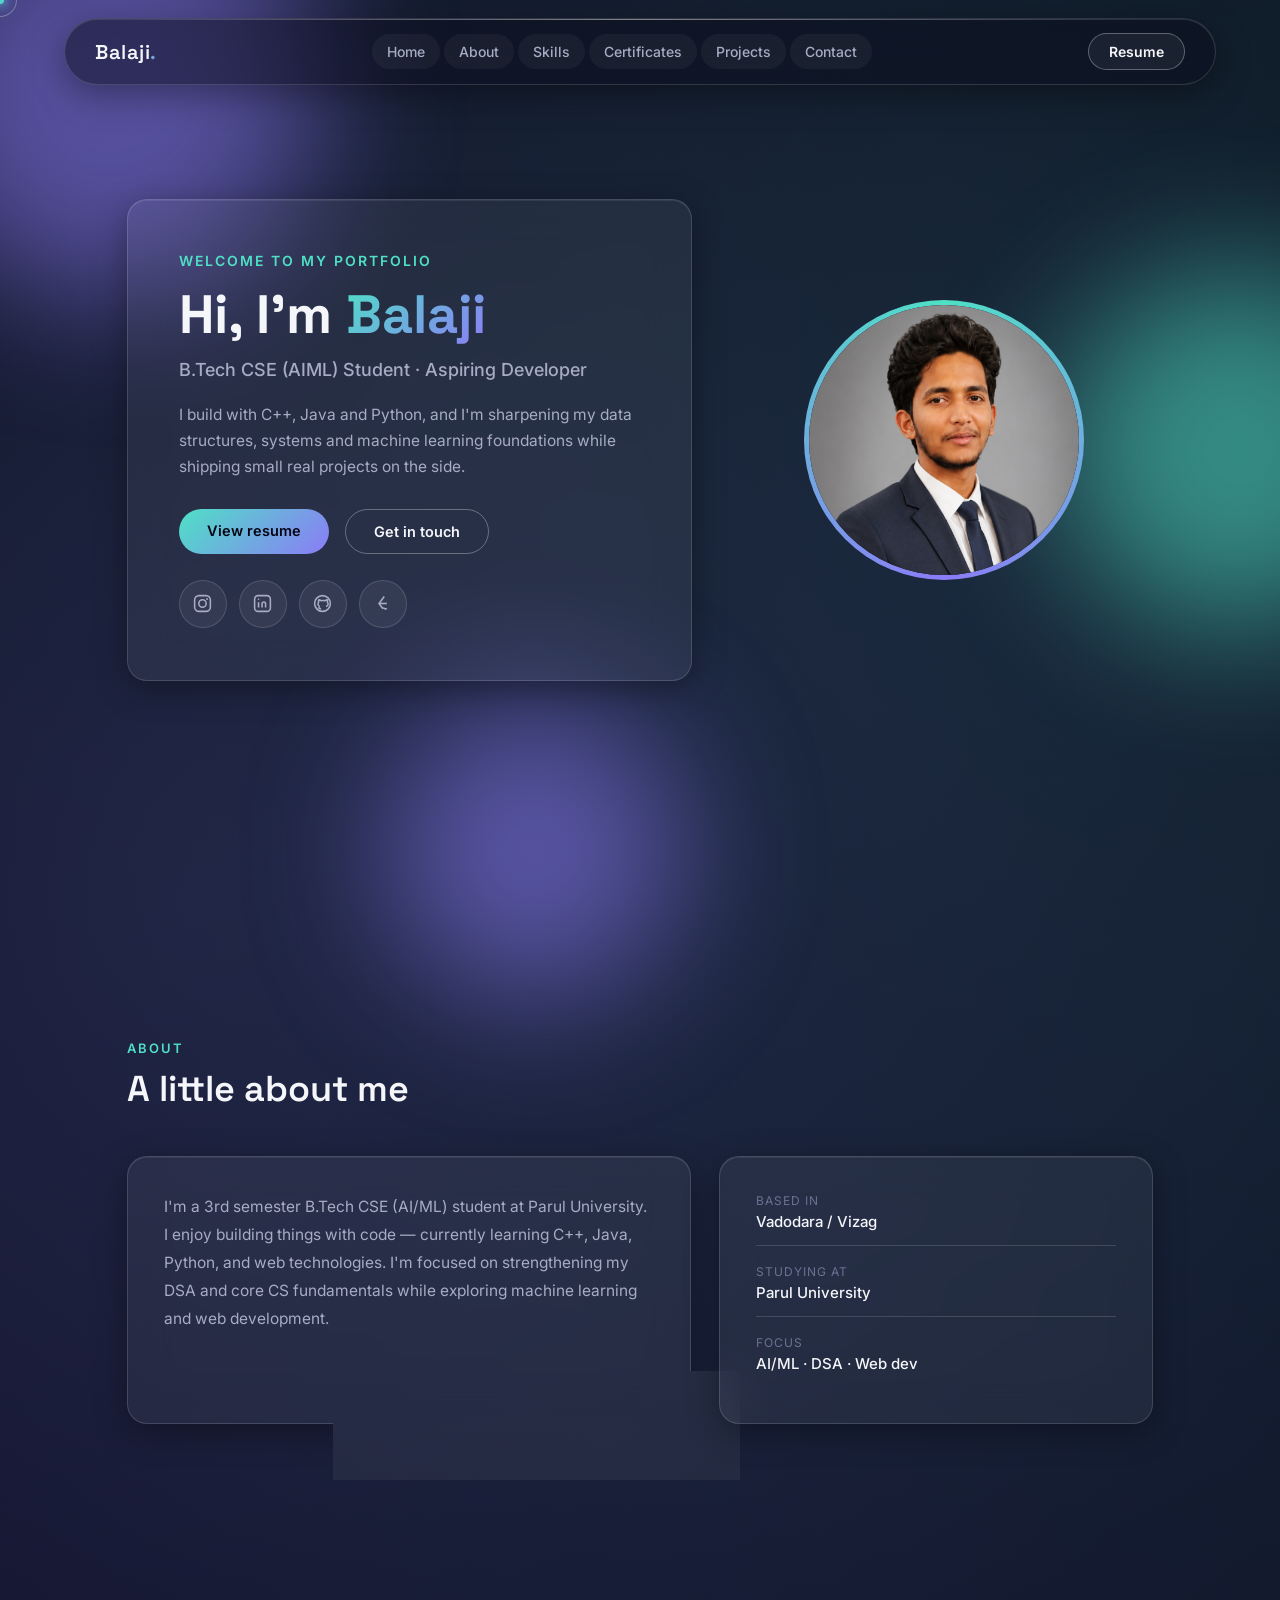
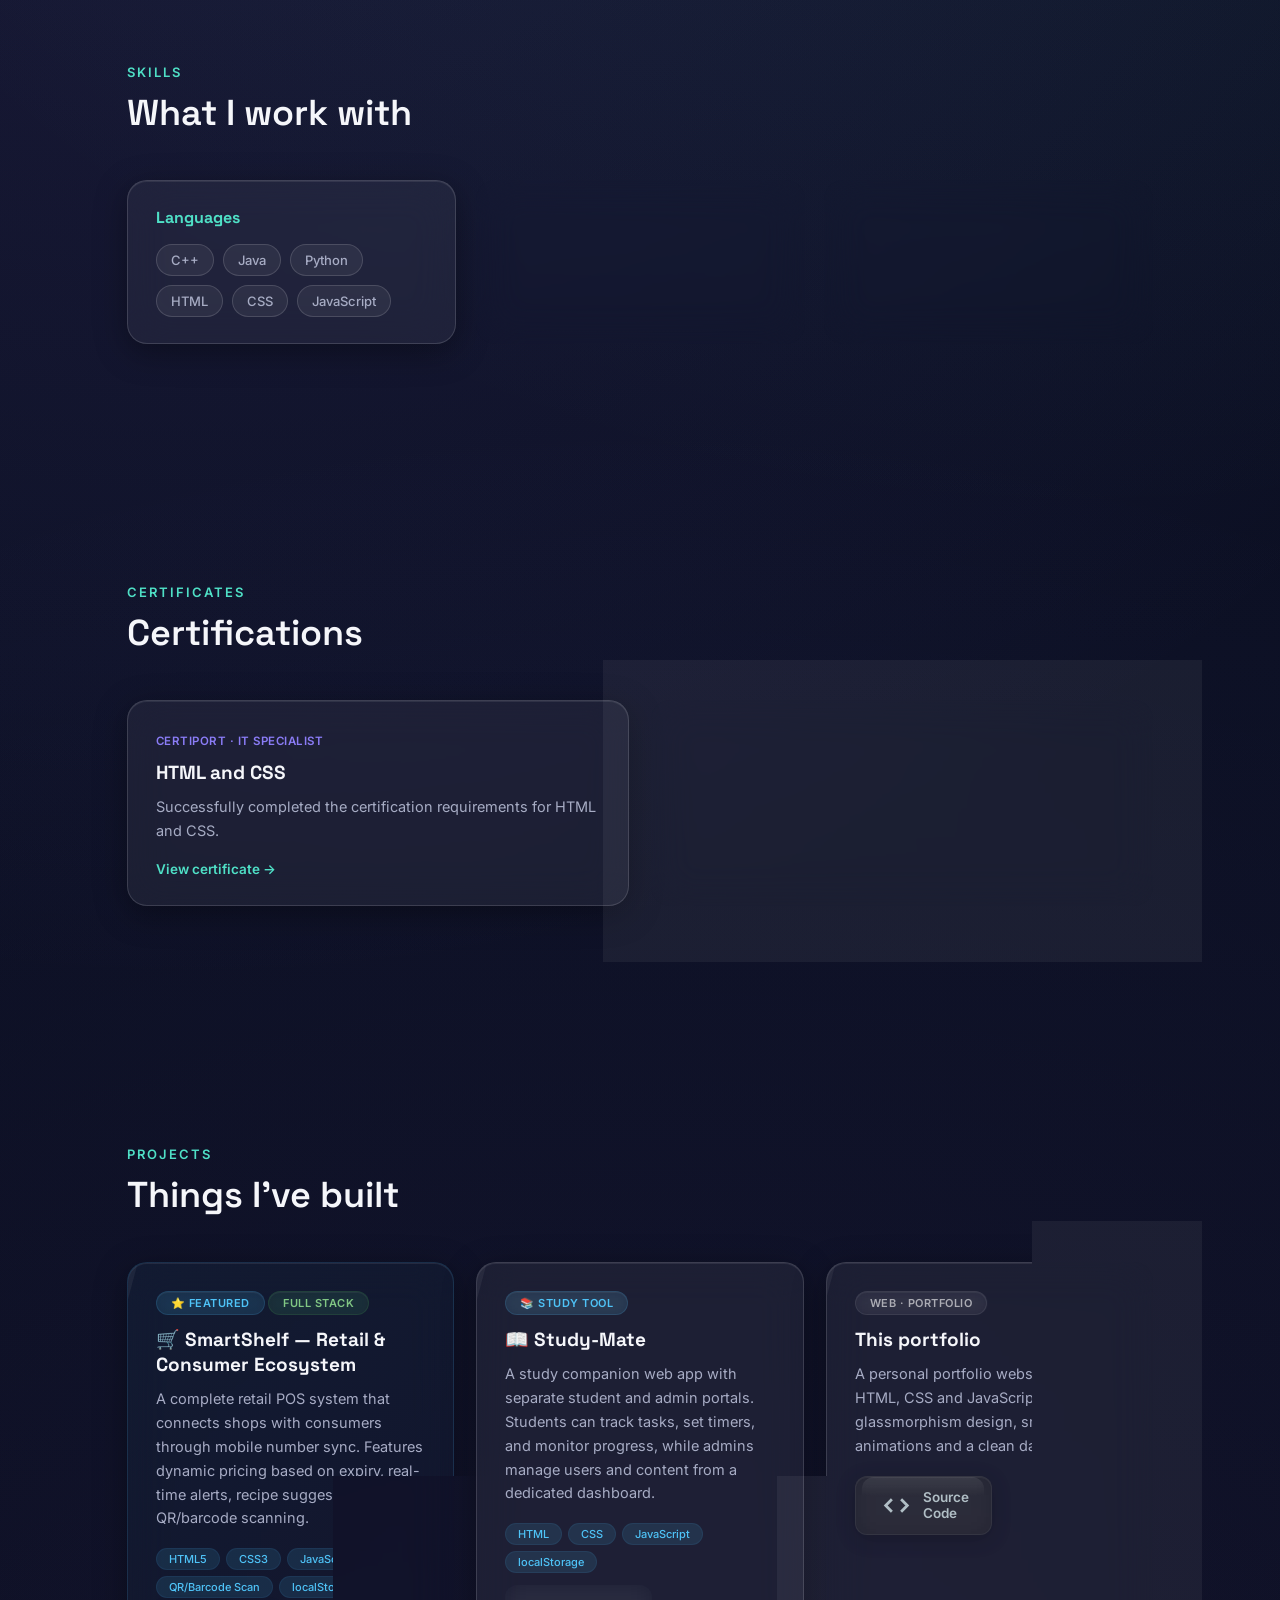
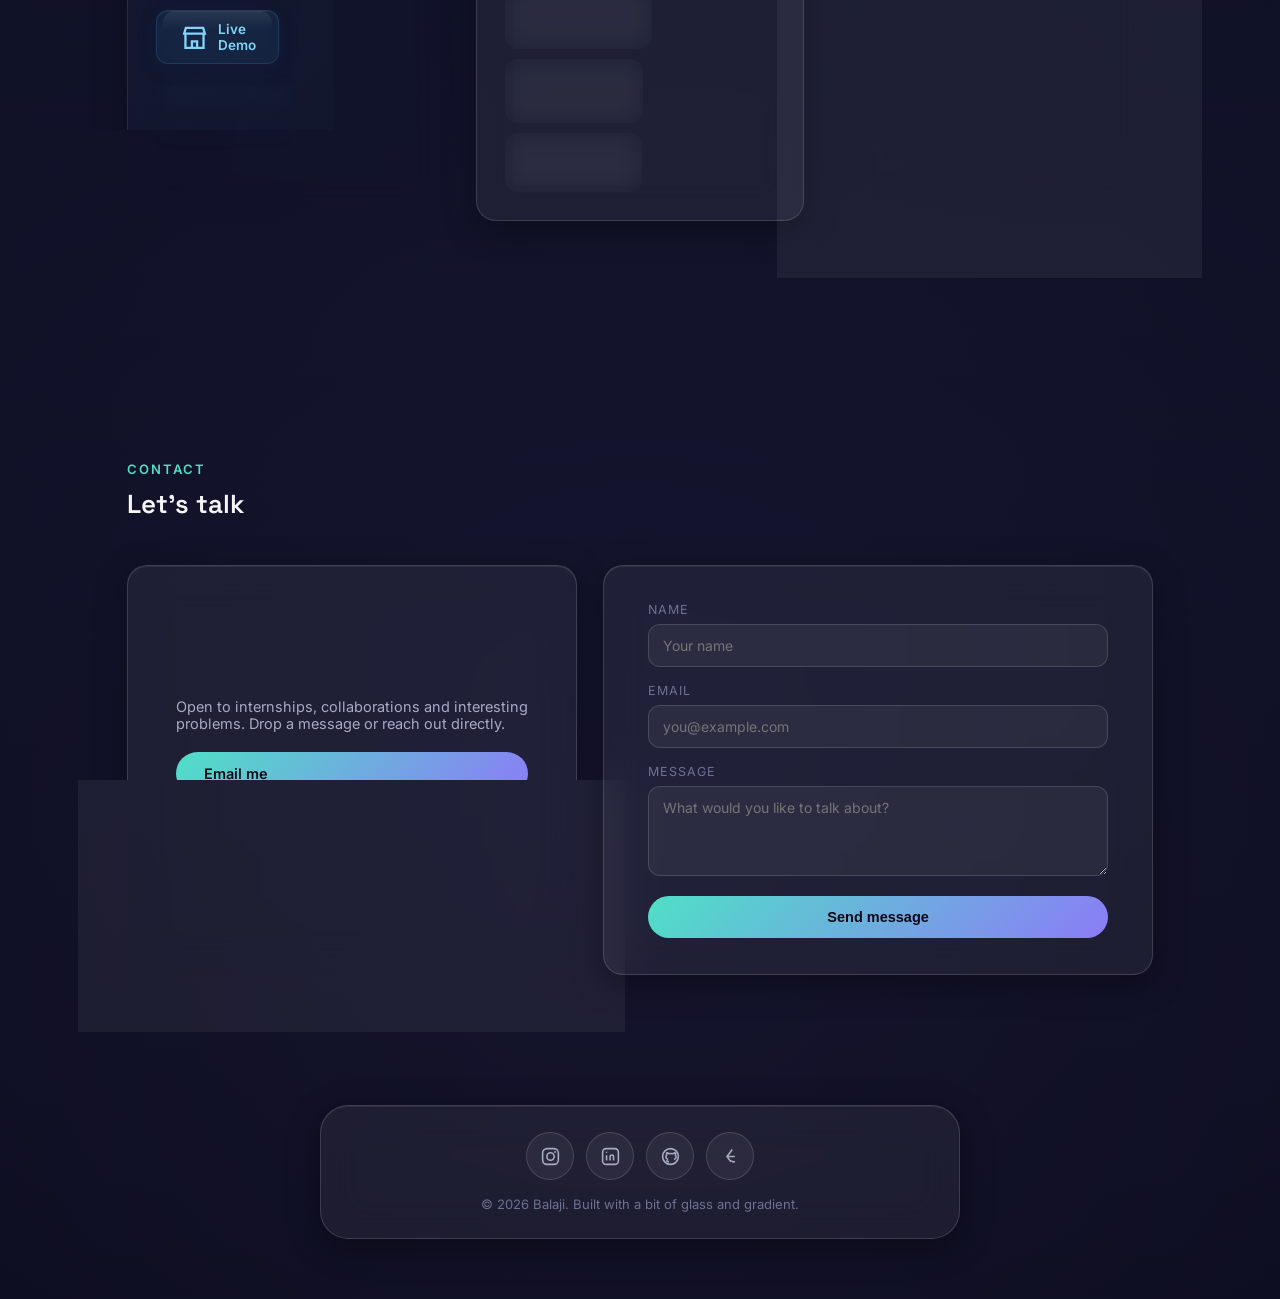
<file: index.html>
<!DOCTYPE html>
<html lang="en">
<head>
<meta charset="UTF-8">
<meta name="viewport" content="width=device-width, initial-scale=1.0">
<title>Balaji — Portfolio</title>
<link rel="preconnect" href="https://fonts.googleapis.com">
<link rel="preconnect" href="https://fonts.gstatic.com" crossorigin>
<link href="https://fonts.googleapis.com/css2?family=Space+Grotesk:wght@500;600;700&family=Inter:wght@400;500;600&display=swap" rel="stylesheet">
<link rel="stylesheet" href="style.css">
</head>
<body>

<div class="orb orb-1"></div>
<div class="orb orb-2"></div>
<div class="orb orb-3"></div>

<nav id="navbar">
  <div class="logo">Balaji<span>.</span></div>
  <ul class="nav-links">
    <li><a href="#home">Home</a></li>
    <li><a href="#about">About</a></li>
    <li><a href="#skills">Skills</a></li>
    <li><a href="#certificates">Certificates</a></li>
    <li><a href="#projects">Projects</a></li>
    <li><a href="#contact">Contact</a></li>
  </ul>
  <a href="resume.html" class="resume-btn">Resume</a>
</nav>

<!-- ==================== HERO ==================== -->
<section class="hero" id="home">
  <div class="hero-grid">

    <div class="glass reveal in-view">
      <div class="eyebrow">Welcome to my portfolio</div>
      <h1>Hi, I'm <span>Balaji</span></h1>
      <div class="role">B.Tech CSE (AIML) Student &middot; Aspiring Developer</div>
      <p class="bio">I build with C++, Java and Python, and I'm sharpening my data structures, systems and machine learning foundations while shipping small real projects on the side.</p>

      <div class="cta-row">
        <a href="resume.html" class="btn-primary">View resume</a>
        <a href="#contact" class="btn-ghost">Get in touch</a>
      </div>

      <div class="social-row">
        <a class="social-btn" href="https://www.instagram.com/_balajii.25_/" aria-label="Instagram" title="Instagram">
          <svg viewBox="0 0 24 24" fill="none" stroke="currentColor" stroke-width="1.8"><rect x="3" y="3" width="18" height="18" rx="5"/><circle cx="12" cy="12" r="4.2"/><circle cx="17.2" cy="6.8" r="1.1" fill="currentColor" stroke="none"/></svg>
        </a>
        <a class="social-btn" href="https://www.linkedin.com/in/balaji-panchireddy-8a131437a/" aria-label="LinkedIn" title="LinkedIn">
          <svg viewBox="0 0 24 24" fill="none" stroke="currentColor" stroke-width="1.8"><rect x="3" y="3" width="18" height="18" rx="4"/><line x1="7.5" y1="10.5" x2="7.5" y2="16.5"/><circle cx="7.5" cy="7.2" r="0.9" fill="currentColor" stroke="none"/><path d="M11.5 16.5v-4c0-1.4 1-2.2 2.2-2.2 1.2 0 1.8.9 1.8 2.2v4"/></svg>
        </a>
        <a class="social-btn" href="https://github.com/balajipanchireddy-arch" aria-label="GitHub" title="GitHub">
          <svg viewBox="0 0 24 24" fill="none" stroke="currentColor" stroke-width="1.8"><circle cx="12" cy="12" r="9"/><path d="M9.2 15.5c-2-.6-2.4-2-2.4-3 0-.9.3-1.5.8-2-.1-.4-.4-1.4.1-2.6 0 0 .8-.3 2.6.9a8.6 8.6 0 0 1 4.6 0c1.8-1.2 2.6-.9 2.6-.9.5 1.2.2 2.2.1 2.6.5.5.8 1.1.8 2 0 1-.4 2.4-2.4 3"/><path d="M9.5 17.2v1.6M9.5 17.2c-1 .3-1.8 0-2.3-.9"/></svg>
        </a>
        <a class="social-btn" href="#" aria-label="LeetCode" title="LeetCode">
          <svg viewBox="0 0 24 24" fill="none" stroke="currentColor" stroke-width="1.8"><path d="M14 4 8 12l4.5 6"/><path d="M8 12h9"/><path d="M13 16.5c.6 1.4 2.4 2 4 1.3"/></svg>
        </a>
      </div>
    </div>

    <div>
      <div class="avatar-wrap reveal in-view">
        <div class="avatar-ring">
          <div class="avatar-photo">
            <img src="balaji.png" alt="Balaji" width="280" height="280" loading="lazy" decoding="async">
          </div>
        </div>
        <p class="avatar-caption">&nbsp;</p>
      </div>
    </div>

  </div>
</section>

<!-- ==================== ABOUT ==================== -->
<section id="about">
  <div class="section-head reveal">
    <div class="section-eyebrow">About</div>
    <h2>A little about me</h2>
  </div>

  <div class="about-grid">
    <div class="glass about-text reveal">
      <p>I'm a 3rd semester B.Tech CSE (AI/ML) student at Parul University. I enjoy building things with code — currently learning C++, Java, Python, and web technologies. I'm focused on strengthening my DSA and core CS fundamentals while exploring machine learning and web development.</p>
    </div>

    <div class="glass facts reveal">
      <div class="fact"><div class="k">Based in</div><div class="v">Vadodara / Vizag</div></div>
      <div class="fact"><div class="k">Studying at</div><div class="v">Parul University</div></div>
      <div class="fact"><div class="k">Focus</div><div class="v">AI/ML &middot; DSA &middot; Web dev</div></div>
    </div>
  </div>
</section>

<!-- ==================== SKILLS ==================== -->
<section id="skills">
  <div class="section-head reveal">
    <div class="section-eyebrow">Skills</div>
    <h2>What I work with</h2>
  </div>

  <div class="skill-groups">
    <div class="glass reveal">
      <h3>Languages</h3>
      <div class="pill-row">
        <span class="pill">C++</span>
        <span class="pill">Java</span>
        <span class="pill">Python</span>
        <span class="pill">HTML</span>
        <span class="pill">CSS</span>
        <span class="pill">JavaScript</span>
      </div>
    </div>

    <div class="glass reveal">
      <h3>Core CS</h3>
      <div class="pill-row">
        <span class="pill">Data Structures</span>
        <span class="pill">Algorithms</span>
        <span class="pill">DBMS</span>
        <span class="pill">Operating Systems</span>
      </div>
    </div>

    <div class="glass reveal">
      <h3>Interests</h3>
      <div class="pill-row">
        <span class="pill">Machine Learning</span>
        <span class="pill">Web Development</span>
      </div>
    </div>
  </div>
</section>

<!-- ==================== CERTIFICATES ==================== -->
<section id="certificates">
  <div class="section-head reveal">
    <div class="section-eyebrow">Certificates</div>
    <h2>Certifications</h2>
  </div>

  <div class="project-grid">
    <div class="glass project-card reveal">
      <div class="project-tag">Certiport &middot; IT Specialist</div>
      <h3>HTML and CSS</h3>
      <p>Successfully completed the certification requirements for HTML and CSS.</p>
      <div class="project-links">
        <a href="HTML-CSS.pdf" target="_blank" rel="noopener">View certificate →</a>
      </div>
    </div>

    <div class="glass project-card reveal">
      <div class="project-tag">Certiport &middot; IT Specialist</div>
      <h3>JavaScript</h3>
      <p>Successfully completed the certification requirements for JavaScript.</p>
      <div class="project-links">
        <a href="JavaScript.pdf" target="_blank" rel="noopener">View certificate →</a>
      </div>
    </div>
  </div>
</section>

<!-- ==================== PROJECTS ==================== -->
<section id="projects">
  <div class="section-head reveal">
    <div class="section-eyebrow">Projects</div>
    <h2>Things I've built</h2>
  </div>

  <div class="project-grid">

    <!-- ---------- SmartShelf (Featured) ---------- -->
    <article class="glass project-card project-card-featured reveal">
      <div class="project-tag">
        <span class="glossy-badge primary">⭐ Featured</span>
        <span class="glossy-badge success">Full Stack</span>
      </div>

      <h3>🛒 SmartShelf — Retail &amp; Consumer Ecosystem</h3>
      <p>A complete retail POS system that connects shops with consumers through mobile number sync. Features dynamic pricing based on expiry, real-time alerts, recipe suggestions, and QR/barcode scanning.</p>

      <div class="project-tech-stack">
        <span class="tech-pill">HTML5</span>
        <span class="tech-pill">CSS3</span>
        <span class="tech-pill">JavaScript</span>
        <span class="tech-pill">QR/Barcode Scan</span>
        <span class="tech-pill">localStorage</span>
      </div>

      <div class="project-links">
        <a href="https://balajipanchireddy-arch.github.io/SmartShelf-Buildathon/"
           target="_blank" rel="noopener" class="glossy-link shop">
          <span class="gloss-highlight"></span>
          <svg viewBox="0 0 24 24" fill="none" stroke="currentColor" stroke-width="1.8"><path d="M4 9h16l-1.3-4.5H5.3z"/><path d="M5 9v11h14V9"/><path d="M10 20v-5h4v5"/></svg>
          Live Demo
        </a>

        <a href="https://balajipanchireddy-arch.github.io/SmartManagementPresentation/"
           target="_blank" rel="noopener" class="glossy-link presentation">
          <span class="gloss-highlight"></span>
          <svg viewBox="0 0 24 24" fill="none" stroke="currentColor" stroke-width="1.8"><rect x="3" y="4" width="18" height="12" rx="2"/><path d="M12 16v4M8 20h8"/></svg>
          Presentation
        </a>

        <a href="https://github.com/balajipanchireddy-arch/SmartShelf-Buildathon"
           target="_blank" rel="noopener" class="glossy-link github">
          <span class="gloss-highlight"></span>
          <svg viewBox="0 0 24 24" fill="none" stroke="currentColor" stroke-width="1.8"><path d="M9 8 5 12l4 4"/><path d="M15 8l4 4-4 4"/></svg>
          Source Code
        </a>
      </div>
    </article>

    <!-- ---------- Study-Mate ---------- -->
    <article class="glass project-card reveal">
      <div class="project-tag">
        <span class="glossy-badge primary">📚 Study Tool</span>
      </div>

      <h3>📖 Study-Mate</h3>
      <p>A study companion web app with separate student and admin portals. Students can track tasks, set timers, and monitor progress, while admins manage users and content from a dedicated dashboard.</p>

      <div class="project-tech-stack">
        <span class="tech-pill">HTML</span>
        <span class="tech-pill">CSS</span>
        <span class="tech-pill">JavaScript</span>
        <span class="tech-pill">localStorage</span>
      </div>

      <div class="project-links">
        <!-- Student Portal -->
        <a href="https://studymate-three-peach.vercel.app/student.html"
           target="_blank" rel="noopener" class="glossy-link shop">
          <span class="gloss-highlight"></span>
          <svg viewBox="0 0 24 24" fill="none" stroke="currentColor" stroke-width="1.8"><path d="M4 19.5A2.5 2.5 0 0 1 6.5 17H20"/><path d="M6.5 2H20v20H6.5A2.5 2.5 0 0 1 4 19.5v-15A2.5 2.5 0 0 1 6.5 2z"/></svg>
          Student Portal
        </a>

        <!-- Admin Portal -->
        <a href="https://studymate-three-peach.vercel.app/admin.html"
           target="_blank" rel="noopener" class="glossy-link consumer">
          <span class="gloss-highlight"></span>
          <svg viewBox="0 0 24 24" fill="none" stroke="currentColor" stroke-width="1.8"><rect x="3" y="3" width="7" height="7"/><rect x="14" y="3" width="7" height="7"/><rect x="3" y="14" width="7" height="7"/><rect x="14" y="14" width="7" height="7"/></svg>
          Admin Portal
        </a>

        <!-- GitHub Source Code -->
        <a href="https://github.com/balajipanchireddy-arch/studymate"
           target="_blank" rel="noopener" class="glossy-link github">
          <span class="gloss-highlight"></span>
          <svg viewBox="0 0 24 24" fill="none" stroke="currentColor" stroke-width="1.8"><path d="M9 8 5 12l4 4"/><path d="M15 8l4 4-4 4"/></svg>
          Source Code
        </a>
      </div>
    </article>

    <!-- ---------- This Portfolio ---------- -->
    <article class="glass project-card reveal">
      <div class="project-tag">
        <span class="glossy-badge">Web &middot; Portfolio</span>
      </div>

      <h3>This portfolio</h3>
      <p>A personal portfolio website built with HTML, CSS and JavaScript, featuring a glassmorphism design, smooth animations and a clean dark theme.</p>

      <div class="project-links">
        <a href="https://github.com/balajipanchireddy-arch/balajipanchireddy-arch.github.io"
           target="_blank" rel="noopener" class="glossy-link github">
          <span class="gloss-highlight"></span>
          <svg viewBox="0 0 24 24" fill="none" stroke="currentColor" stroke-width="1.8"><path d="M9 8 5 12l4 4"/><path d="M15 8l4 4-4 4"/></svg>
          Source Code
        </a>
      </div>
    </article>

  </div>
</section>

<!-- ==================== CONTACT ==================== -->
<section class="contact" id="contact">
  <div class="section-head reveal">
    <div class="section-eyebrow">Contact</div>
    <h2>Let's talk</h2>
  </div>

  <div class="contact-grid">
    <div class="glass contact-info reveal">
      <p>Open to internships, collaborations and interesting problems. Drop a message or reach out directly.</p>

      <a href="mailto:balajipanchireddy@gmail.com?subject=Portfolio%20Inquiry"
         class="btn-primary contact-email-btn">Email me</a>

      <div class="social-row">
        <a class="social-btn" href="https://www.instagram.com/_balajii.25_/" aria-label="Instagram"><svg viewBox="0 0 24 24" fill="none" stroke="currentColor" stroke-width="1.8"><rect x="3" y="3" width="18" height="18" rx="5"/><circle cx="12" cy="12" r="4.2"/><circle cx="17.2" cy="6.8" r="1.1" fill="currentColor" stroke="none"/></svg></a>
        <a class="social-btn" href="https://www.linkedin.com/in/balaji-panchireddy-8a131437a/" aria-label="LinkedIn"><svg viewBox="0 0 24 24" fill="none" stroke="currentColor" stroke-width="1.8"><rect x="3" y="3" width="18" height="18" rx="4"/><line x1="7.5" y1="10.5" x2="7.5" y2="16.5"/><circle cx="7.5" cy="7.2" r="0.9" fill="currentColor" stroke="none"/><path d="M11.5 16.5v-4c0-1.4 1-2.2 2.2-2.2 1.2 0 1.8.9 1.8 2.2v4"/></svg></a>
        <a class="social-btn" href="https://github.com/balajipanchireddy-arch" aria-label="GitHub"><svg viewBox="0 0 24 24" fill="none" stroke="currentColor" stroke-width="1.8"><circle cx="12" cy="12" r="9"/><path d="M9.2 15.5c-2-.6-2.4-2-2.4-3 0-.9.3-1.5.8-2-.1-.4-.4-1.4.1-2.6 0 0 .8-.3 2.6.9a8.6 8.6 0 0 1 4.6 0c1.8-1.2 2.6-.9 2.6-.9.5 1.2.2 2.2.1 2.6.5.5.8 1.1.8 2 0 1-.4 2.4-2.4 3"/><path d="M9.5 17.2v1.6M9.5 17.2c-1 .3-1.8 0-2.3-.9"/></svg></a>
        <a class="social-btn" href="#" aria-label="LeetCode"><svg viewBox="0 0 24 24" fill="none" stroke="currentColor" stroke-width="1.8"><path d="M14 4 8 12l4.5 6"/><path d="M8 12h9"/><path d="M13 16.5c.6 1.4 2.4 2 4 1.3"/></svg></a>
      </div>
    </div>

    <form id="contact-form" class="glass contact-form reveal">
      <div class="form-row">
        <label for="cf-name">Name</label>
        <input id="cf-name" type="text" placeholder="Your name" required>
      </div>
      <div class="form-row">
        <label for="cf-email">Email</label>
        <input id="cf-email" type="email" placeholder="you@example.com" required>
      </div>
      <div class="form-row">
        <label for="cf-message">Message</label>
        <textarea id="cf-message" placeholder="What would you like to talk about?" required></textarea>
      </div>
      <button type="submit" class="form-submit">Send message</button>
    </form>
  </div>
</section>

<!-- ==================== FOOTER ==================== -->
<footer>
  <div class="glass footer-bar">
    <div class="footer-social">
      <a class="social-btn" href="https://www.instagram.com/_balajii.25_/" aria-label="Instagram"><svg viewBox="0 0 24 24" fill="none" stroke="currentColor" stroke-width="1.8"><rect x="3" y="3" width="18" height="18" rx="5"/><circle cx="12" cy="12" r="4.2"/><circle cx="17.2" cy="6.8" r="1.1" fill="currentColor" stroke="none"/></svg></a>
      <a class="social-btn" href="https://www.linkedin.com/in/balaji-panchireddy-8a131437a/" aria-label="LinkedIn"><svg viewBox="0 0 24 24" fill="none" stroke="currentColor" stroke-width="1.8"><rect x="3" y="3" width="18" height="18" rx="4"/><line x1="7.5" y1="10.5" x2="7.5" y2="16.5"/><circle cx="7.5" cy="7.2" r="0.9" fill="currentColor" stroke="none"/><path d="M11.5 16.5v-4c0-1.4 1-2.2 2.2-2.2 1.2 0 1.8.9 1.8 2.2v4"/></svg></a>
      <a class="social-btn" href="https://github.com/balajipanchireddy-arch" aria-label="GitHub"><svg viewBox="0 0 24 24" fill="none" stroke="currentColor" stroke-width="1.8"><circle cx="12" cy="12" r="9"/><path d="M9.2 15.5c-2-.6-2.4-2-2.4-3 0-.9.3-1.5.8-2-.1-.4-.4-1.4.1-2.6 0 0 .8-.3 2.6.9a8.6 8.6 0 0 1 4.6 0c1.8-1.2 2.6-.9 2.6-.9.5 1.2.2 2.2.1 2.6.5.5.8 1.1.8 2 0 1-.4 2.4-2.4 3"/><path d="M9.5 17.2v1.6M9.5 17.2c-1 .3-1.8 0-2.3-.9"/></svg></a>
      <a class="social-btn" href="#" aria-label="LeetCode"><svg viewBox="0 0 24 24" fill="none" stroke="currentColor" stroke-width="1.8"><path d="M14 4 8 12l4.5 6"/><path d="M8 12h9"/><path d="M13 16.5c.6 1.4 2.4 2 4 1.3"/></svg></a>
    </div>
    <p class="footer-text">© 2026 Balaji. Built with a bit of glass and gradient.</p>
  </div>
</footer>

<script src="script.js"></script>
</body>
</html>
</file>
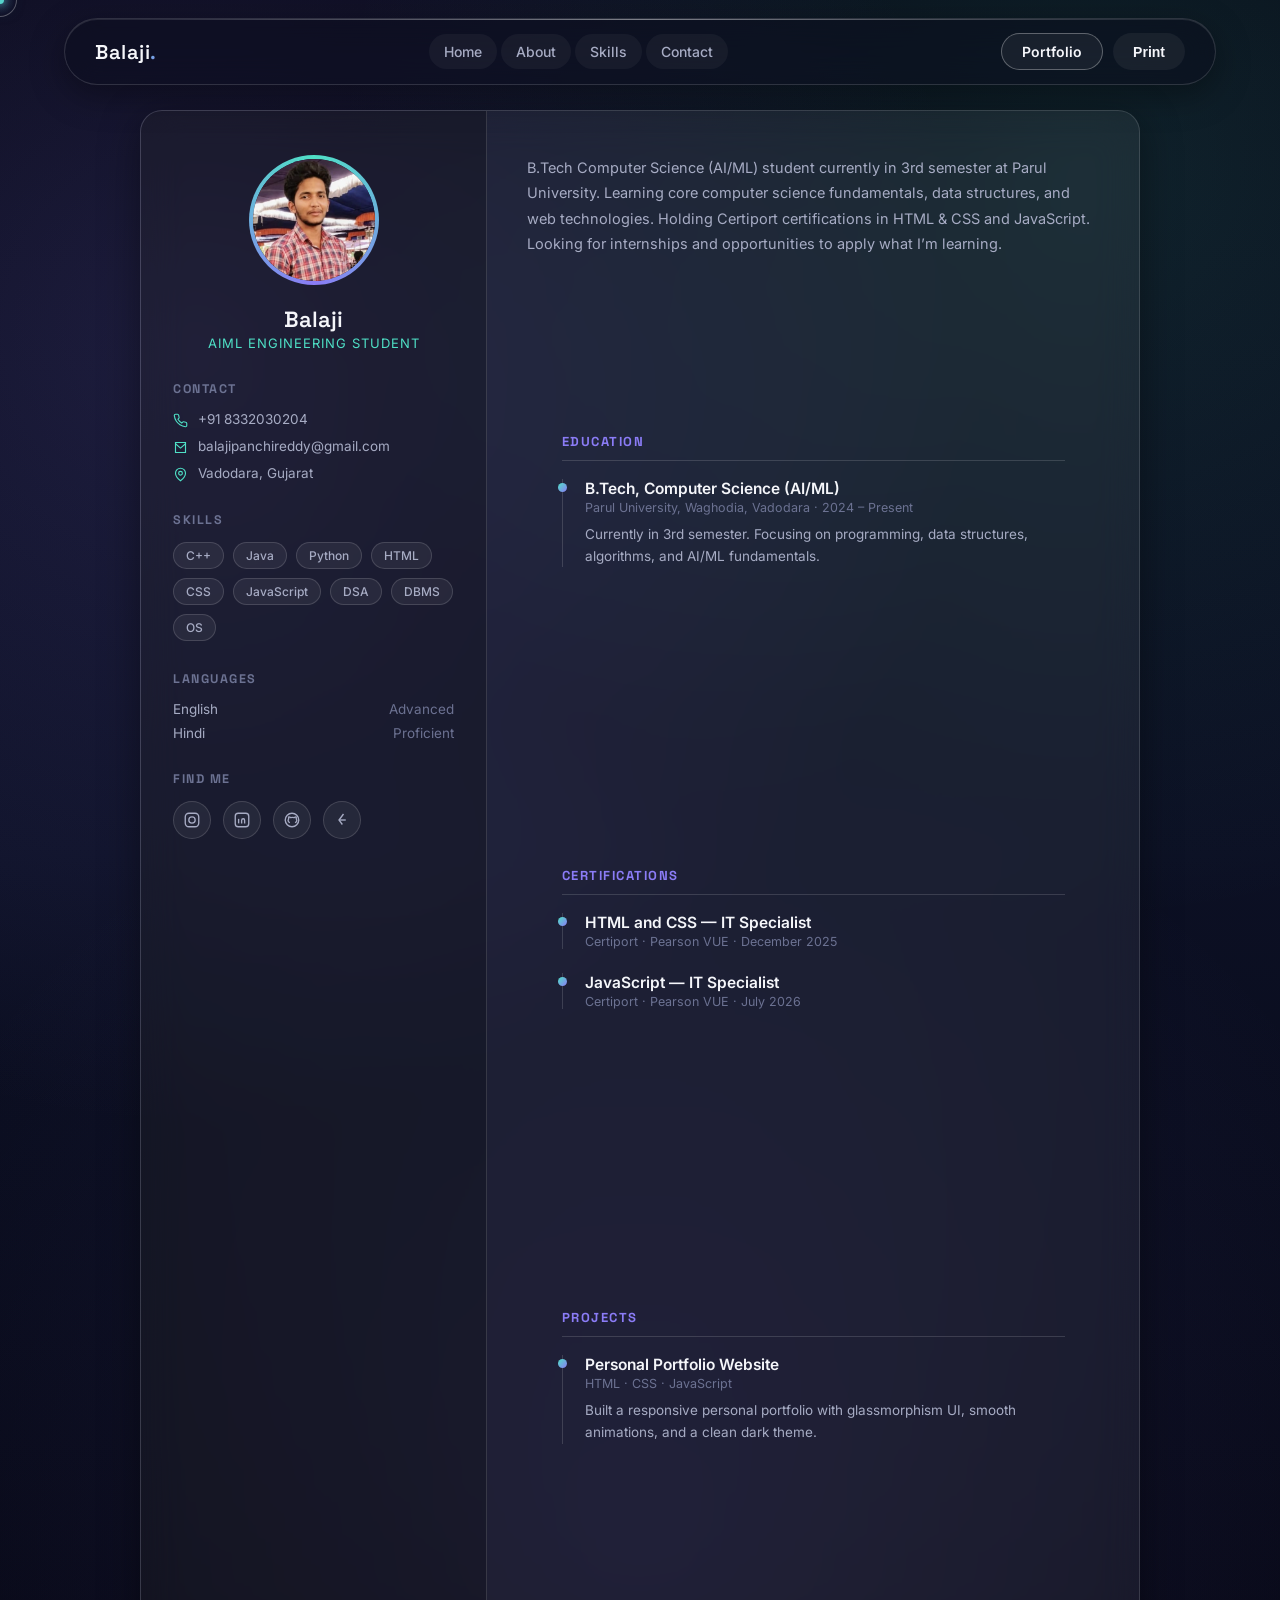
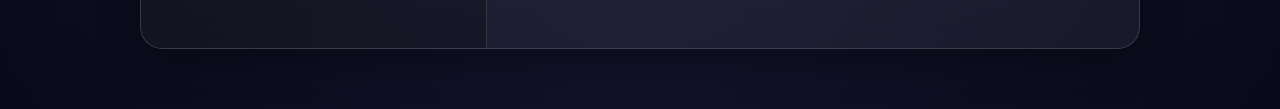
<file: resume.html>
<!DOCTYPE html>
<html lang="en">
<head>
<meta charset="UTF-8">
<meta name="viewport" content="width=device-width, initial-scale=1.0">
<title>Balaji — Resume</title>
<link rel="preconnect" href="https://fonts.googleapis.com">
<link rel="preconnect" href="https://fonts.gstatic.com" crossorigin>
<link href="https://fonts.googleapis.com/css2?family=Space+Grotesk:wght@500;600;700&family=Inter:wght@400;500;600&display=swap" rel="stylesheet">
<link rel="stylesheet" href="style.css">
</head>
<body style="padding:0 6% 60px;">

<nav id="navbar">
  <div class="logo">Balaji<span>.</span></div>
  <ul class="nav-links">
    <li><a href="index.html#home">Home</a></li>
    <li><a href="index.html#about">About</a></li>
    <li><a href="index.html#skills">Skills</a></li>
    <li><a href="index.html#contact">Contact</a></li>
  </ul>
  <div style="display:flex;gap:10px;">
    <a href="index.html" class="resume-btn">Portfolio</a>
    <button id="print-btn" class="resume-btn" style="border:none;cursor:pointer;">Print</button>
  </div>
</nav>

<div class="resume-shell">
  <aside class="sidebar">
    <div class="avatar-ring">
      <div class="avatar-photo">
        <img src="balu.png" alt="Balaji">
      </div>
    </div>
    <div class="name">Balaji</div>
    <div class="title">AIML Engineering Student</div>

    <div class="side-block">
      <h4>Contact</h4>
      <div class="side-row"><svg viewBox="0 0 24 24" fill="none" stroke="currentColor" stroke-width="1.8"><path d="M22 16.9v3a2 2 0 0 1-2.2 2 19.8 19.8 0 0 1-8.6-3.1 19.5 19.5 0 0 1-6-6 19.8 19.8 0 0 1-3.1-8.6A2 2 0 0 1 4.1 2h3a2 2 0 0 1 2 1.7c.1.9.3 1.8.6 2.7a2 2 0 0 1-.4 2.1L8 9.9a16 16 0 0 0 6 6l1.4-1.4a2 2 0 0 1 2.1-.4c.9.3 1.8.5 2.7.6a2 2 0 0 1 1.8 2Z"/></svg><span>+91 8332030204</span></div>
      <div class="side-row"><svg viewBox="0 0 24 24" fill="none" stroke="currentColor" stroke-width="1.8"><path d="M4 4h16v16H4z"/><path d="m4 6 8 7 8-7"/></svg><span>balajipanchireddy@gmail.com</span></div>
      <div class="side-row"><svg viewBox="0 0 24 24" fill="none" stroke="currentColor" stroke-width="1.8"><path d="M20 10c0 6-8 12-8 12s-8-6-8-12a8 8 0 0 1 16 0Z"/><circle cx="12" cy="10" r="3"/></svg><span>Vadodara, Gujarat</span></div>
    </div>

    <div class="side-block">
      <h4>Skills</h4>
      <div class="pill-row">
        <span class="pill">C++</span>
        <span class="pill">Java</span>
        <span class="pill">Python</span>
        <span class="pill">HTML</span>
        <span class="pill">CSS</span>
        <span class="pill">JavaScript</span>
        <span class="pill">DSA</span>
        <span class="pill">DBMS</span>
        <span class="pill">OS</span>
      </div>
    </div>

    <div class="side-block">
      <h4>Languages</h4>
      <div class="lang-row"><span>English</span><span>Advanced</span></div>
      <div class="lang-row"><span>Hindi</span><span>Proficient</span></div>
    </div>

    <div class="side-block">
      <h4>Find me</h4>
      <div class="social-row">
        <a class="social-btn" href="https://www.instagram.com/_balajii.25_/" aria-label="Instagram"><svg viewBox="0 0 24 24" fill="none" stroke="currentColor" stroke-width="1.8"><rect x="3" y="3" width="18" height="18" rx="5"/><circle cx="12" cy="12" r="4.2"/></svg></a>
        <a class="social-btn" href="https://www.linkedin.com/in/balaji-panchireddy-8a131437a/" aria-label="LinkedIn"><svg viewBox="0 0 24 24" fill="none" stroke="currentColor" stroke-width="1.8"><rect x="3" y="3" width="18" height="18" rx="4"/><line x1="7.5" y1="10.5" x2="7.5" y2="16.5"/><path d="M11.5 16.5v-4c0-1.4 1-2.2 2.2-2.2 1.2 0 1.8.9 1.8 2.2v4"/></svg></a>
        <a class="social-btn" href="https://github.com/balajipanchireddy-arch" aria-label="GitHub"><svg viewBox="0 0 24 24" fill="none" stroke="currentColor" stroke-width="1.8"><circle cx="12" cy="12" r="9"/><path d="M9.2 15.5c-2-.6-2.4-2-2.4-3 0-.9.3-1.5.8-2-.1-.4-.4-1.4.1-2.6 0 0 .8-.3 2.6.9a8.6 8.6 0 0 1 4.6 0c1.8-1.2 2.6-.9 2.6-.9.5 1.2.2 2.2.1 2.6.5.5.8 1.1.8 2 0 1-.4 2.4-2.4 3"/></svg></a>
        <a class="social-btn" href="#" aria-label="LeetCode"><svg viewBox="0 0 24 24" fill="none" stroke="currentColor" stroke-width="1.8"><path d="M14 4 8 12l4.5 6"/><path d="M8 12h9"/></svg></a>
      </div>
    </div>
  </aside>

  <main class="main">
    <p class="summary">
      B.Tech Computer Science (AI/ML) student currently in 3rd semester at Parul University. 
      Learning core computer science fundamentals, data structures, and web technologies. 
      Holding Certiport certifications in HTML & CSS and JavaScript. 
      Looking for internships and opportunities to apply what I’m learning.
    </p>

    <section class="main-section">
      <h4>Education</h4>
      <div class="entry">
        <div class="role-title">B.Tech, Computer Science (AI/ML)</div>
        <div class="meta">Parul University, Waghodia, Vadodara &middot; 2024 – Present</div>
        <p>Currently in 3rd semester. Focusing on programming, data structures, algorithms, and AI/ML fundamentals.</p>
      </div>
    </section>

    <section class="main-section">
      <h4>Certifications</h4>
      <div class="entry">
        <div class="role-title">HTML and CSS — IT Specialist</div>
        <div class="meta">Certiport · Pearson VUE &middot; December 2025</div>
      </div>
      <div class="entry">
        <div class="role-title">JavaScript — IT Specialist</div>
        <div class="meta">Certiport · Pearson VUE &middot; July 2026</div>
      </div>
    </section>

    <section class="main-section">
      <h4>Projects</h4>
      <div class="entry">
        <div class="role-title">Personal Portfolio Website</div>
        <div class="meta">HTML · CSS · JavaScript</div>
        <p>Built a responsive personal portfolio with glassmorphism UI, smooth animations, and a clean dark theme.</p>
      </div>
    </section>

  </main>
</div>

<script src="script.js"></script>
</body>
</html>
</file>
<file: style.css>
/* ===== Variables & reset ===== */
:root{
  --bg-deep:#060714;
  --bg-deep-2:#0c1024;
  --glass-bg:rgba(255,255,255,0.055);
  --glass-bg-strong:rgba(255,255,255,0.09);
  --glass-border:rgba(255,255,255,0.14);
  --glass-border-strong:rgba(255,255,255,0.30);
  --text-primary:#f5f6fa;
  --text-secondary:#a7acc4;
  --text-muted:#6c7292;
  --cyan:#4fe0c6;
  --violet:#8b7cf6;
  --grad: linear-gradient(135deg, var(--cyan), var(--violet));
  --font-display:'Space Grotesk', sans-serif;
  --font-body:'Inter', sans-serif;
}
*{margin:0;padding:0;box-sizing:border-box;}
html{scroll-behavior:smooth;}

/* ===== Custom glossy cursor (desktop only) ===== */
@media (pointer: fine){
  body, a, button, .social-btn, .project-card, .glass, input, textarea{cursor:none;}
}
.cursor-dot, .cursor-ring{
  position:fixed;top:0;left:0;
  border-radius:50%;
  pointer-events:none;
  z-index:9999;
  transform:translate(-50%,-50%);
  will-change:transform;
}
.cursor-dot{
  width:8px;height:8px;
  background:var(--cyan);
  box-shadow:0 0 10px var(--cyan), 0 0 20px rgba(79,224,198,0.5);
}
.cursor-ring{
  width:34px;height:34px;
  border:1px solid var(--glass-border-strong);
  background:radial-gradient(circle, rgba(139,124,246,0.15), transparent 70%);
  transition:width .25s ease, height .25s ease, border-color .25s ease, background .25s ease;
}
.cursor-ring.hovering{
  width:56px;height:56px;
  border-color:var(--cyan);
  background:radial-gradient(circle, rgba(79,224,198,0.25), transparent 70%);
}
body{
  font-family:var(--font-body);
  color:var(--text-primary);
  background:
    radial-gradient(circle at 15% 20%, rgba(139,124,246,0.16), transparent 45%),
    radial-gradient(circle at 85% 10%, rgba(79,224,198,0.12), transparent 40%),
    radial-gradient(circle at 50% 90%, rgba(139,124,246,0.10), transparent 50%),
    linear-gradient(180deg, var(--bg-deep), var(--bg-deep-2) 50%, var(--bg-deep));
  min-height:100vh;
  overflow-x:hidden;
}

/* ===== Ambient orbs (index page) ===== */
.orb{position:fixed;border-radius:50%;filter:blur(70px);z-index:0;pointer-events:none;opacity:0.55;}
.orb-1{width:420px;height:420px;background:var(--violet);top:-120px;left:-100px;animation:drift1 22s ease-in-out infinite;}
.orb-2{width:360px;height:360px;background:var(--cyan);top:30%;right:-140px;animation:drift2 26s ease-in-out infinite;}
.orb-3{width:300px;height:300px;background:var(--violet);bottom:-100px;left:30%;animation:drift1 30s ease-in-out infinite reverse;}
@keyframes drift1{0%,100%{transform:translate(0,0);}50%{transform:translate(40px,60px);}}
@keyframes drift2{0%,100%{transform:translate(0,0);}50%{transform:translate(-50px,40px);}}

/* ===== Navbar (index page) ===== */
nav{
  position:fixed;top:18px;left:5%;right:5%;z-index:50;
  display:flex;align-items:center;justify-content:space-between;
  padding:14px 30px;
  background:rgba(10,12,28,0.5);
  border:1px solid var(--glass-border);
  border-radius:100px;
  backdrop-filter:blur(16px);
  -webkit-backdrop-filter:blur(16px);
  box-shadow:0 10px 34px rgba(0,0,0,0.35), inset 0 1px 0 rgba(255,255,255,0.1);
  transition:background .35s ease, border-color .35s ease, box-shadow .35s ease;
}
nav::before{
  content:'';position:absolute;top:0;left:6%;right:6%;height:1px;
  background:linear-gradient(90deg, transparent, rgba(255,255,255,0.4), transparent);
}
nav.scrolled{
  background:rgba(10,12,28,0.78);
  border-color:var(--glass-border-strong);
  box-shadow:0 14px 42px rgba(0,0,0,0.45), inset 0 1px 0 rgba(255,255,255,0.14);
}
.logo{font-family:var(--font-display);font-weight:600;font-size:20px;letter-spacing:0.5px;}
.logo span{background:var(--grad);-webkit-background-clip:text;background-clip:text;color:transparent;}
.nav-links{display:flex;gap:4px;list-style:none;}
.nav-links a{
  display:inline-block;
  color:var(--text-secondary);text-decoration:none;font-size:14px;font-weight:500;
  padding:8px 14px;border-radius:100px;
  background:rgba(255,255,255,0.045);
  border:1px solid transparent;
  transition:color .25s ease, background .25s ease, border-color .25s ease, transform .25s ease, box-shadow .25s ease;
}
.nav-links a:hover{
  color:var(--text-primary);
  background:rgba(255,255,255,0.1);
  border-color:var(--glass-border-strong);
  transform:translateY(-2px);
  box-shadow:0 8px 20px rgba(139,124,246,0.25);
}
.resume-btn{
  padding:9px 20px;border-radius:100px;font-size:14px;font-weight:600;
  background:var(--glass-bg);border:1px solid var(--glass-border-strong);
  color:var(--text-primary);text-decoration:none;
  transition:transform .2s ease, background .2s ease, box-shadow .2s ease;
}
.resume-btn:hover{transform:translateY(-2px);background:var(--glass-bg-strong);box-shadow:0 8px 24px rgba(139,124,246,0.25);}

section{position:relative;z-index:1;padding:140px 6% 100px;max-width:1180px;margin:0 auto;}

/* ===== Glass card base (shared) ===== */
.glass{
  background:var(--glass-bg);
  border:1px solid var(--glass-border);
  border-radius:20px;
  backdrop-filter:blur(20px);
  -webkit-backdrop-filter:blur(20px);
  box-shadow:0 8px 32px rgba(0,0,0,0.35), inset 0 1px 0 rgba(255,255,255,0.08);
  position:relative;
  overflow:hidden;
}
.glass::before{
  content:'';position:absolute;top:0;left:-60%;width:40%;height:100%;
  background:linear-gradient(115deg, transparent, rgba(255,255,255,0.08), transparent);
  transform:skewX(-15deg);
  transition:left 1s ease;
}
.reveal.in-view .glass::before{left:130%;}
.reveal{opacity:0;transform:translateY(26px);transition:opacity .7s ease, transform .7s ease;}
.reveal.in-view{opacity:1;transform:translateY(0);}

/* ===== Hero ===== */
.hero{min-height:100vh;display:flex;align-items:center;padding-top:80px;}
.hero-grid{display:grid;grid-template-columns:1.15fr 0.85fr;gap:44px;align-items:center;width:100%;}
.hero .glass{padding:52px clamp(24px,4vw,60px);transition:transform .4s ease, box-shadow .4s ease, border-color .4s ease;}
.hero .glass:hover{transform:scale(1.02);border-color:var(--glass-border-strong);box-shadow:0 14px 46px rgba(0,0,0,0.45), inset 0 1px 0 rgba(255,255,255,0.1);}
.eyebrow{font-size:14px;color:var(--cyan);letter-spacing:2px;text-transform:uppercase;font-weight:600;margin-bottom:16px;}
h1{font-family:var(--font-display);font-size:clamp(32px,4.6vw,54px);line-height:1.1;font-weight:700;margin-bottom:14px;}
h1 span{background:var(--grad);-webkit-background-clip:text;background-clip:text;color:transparent;}
.role{font-size:18px;color:var(--text-secondary);margin-bottom:22px;font-weight:500;}
.bio{color:var(--text-secondary);font-size:15.5px;line-height:1.7;max-width:520px;margin-bottom:28px;}
.cta-row{display:flex;gap:16px;flex-wrap:wrap;margin-bottom:26px;}
.btn-primary{padding:13px 28px;border-radius:100px;font-weight:600;font-size:14.5px;background:var(--grad);color:#060714;text-decoration:none;border:none;cursor:pointer;transition:transform .2s ease, box-shadow .2s ease;}
.btn-primary:hover{transform:translateY(-3px);box-shadow:0 10px 30px rgba(79,224,198,0.30);}
.btn-ghost{padding:13px 28px;border-radius:100px;font-weight:600;font-size:14.5px;background:transparent;border:1px solid var(--glass-border-strong);color:var(--text-primary);text-decoration:none;transition:transform .2s ease, background .2s ease;}
.btn-ghost:hover{transform:translateY(-3px);background:var(--glass-bg);}

/* ===== Social icons (shared) ===== */
.social-row{display:flex;gap:12px;}
.social-btn{
  width:48px;height:48px;border-radius:50%;
  display:flex;align-items:center;justify-content:center;
  background:var(--glass-bg);border:1px solid var(--glass-border);color:var(--text-secondary);
  transition:transform .25s ease, color .25s ease, border-color .25s ease, box-shadow .25s ease;
}
.social-btn svg{width:21px;height:21px;}
.social-btn:hover{transform:translateY(-4px);color:var(--text-primary);border-color:var(--glass-border-strong);box-shadow:0 8px 20px rgba(139,124,246,0.25);}

/* ===== Hero avatar ===== */
.avatar-wrap {
  width: 280px;
  height: 280px;
  position: relative;
  margin: 0 auto;
}

.avatar-ring {
  width: 100%;
  height: 100%;
  border-radius: 50%;
  padding: 5px;
  background: conic-gradient(from 0deg, var(--cyan), var(--violet), var(--cyan));
  overflow: hidden; /* keeps the zoomed photo contained inside the ring */
  transition: box-shadow .45s ease;
}

.avatar-photo {
  width: 100%;
  height: 100%;
  border-radius: 50%;
  background: var(--bg-deep-2);
  display: flex;
  align-items: center;
  justify-content: center;
  overflow: hidden;
}

.avatar-photo img {
  width: 100%;
  height: 100%;
  object-fit: cover;
  object-position: center top; /* keeps the face framed on hover-zoom */
  display: block;
  transition: transform .45s cubic-bezier(.2, .8, .2, 1);
}

.avatar-photo svg {
  width: 56%;
  height: 56%;
  color: var(--text-muted);
}

.avatar-wrap:hover .avatar-photo img {
  transform: scale(1.14);
}

.avatar-wrap:hover .avatar-ring {
  box-shadow: 0 0 70px rgba(79,224,198,0.45), 0 0 110px rgba(139,124,246,0.30);
}

.avatar-caption {
  text-align: center;
  margin-top: 16px;
  font-size: 12.5px;
  color: var(--text-muted);
}

@media (prefers-reduced-motion: reduce) {
  .avatar-photo img,
  .avatar-ring {
    transition: none;
  }
}
/* ===== Section headings (shared) ===== */
.section-head{margin-bottom:44px;}
.section-eyebrow{font-size:13px;color:var(--cyan);letter-spacing:2px;text-transform:uppercase;font-weight:600;margin-bottom:10px;}
.section-head h2{font-family:var(--font-display);font-size:clamp(26px,3.6vw,36px);font-weight:600;}

/* ===== About ===== */
.about-grid{display:grid;grid-template-columns:1.3fr 1fr;gap:28px;}
.about-grid .glass{padding:36px;}
.about-text p{color:var(--text-secondary);line-height:1.8;font-size:15.5px;}
.facts{display:flex;flex-direction:column;gap:18px;}
.fact{border-bottom:1px solid var(--glass-border);padding-bottom:14px;}
.fact:last-child{border-bottom:none;}
.fact .k{font-size:12px;color:var(--text-muted);text-transform:uppercase;letter-spacing:1px;margin-bottom:4px;}
.fact .v{font-size:15px;font-weight:500;}

/* ===== Skills (shared pill look on index) ===== */
.skill-groups{display:grid;grid-template-columns:repeat(auto-fit,minmax(260px,1fr));gap:20px;}
.skill-groups .glass{padding:26px 28px;transition:transform .35s ease, border-color .35s ease;}
.skill-groups .glass:hover{transform:scale(1.04);border-color:var(--glass-border-strong);}
.skill-groups h3{font-family:var(--font-display);font-size:16px;margin-bottom:16px;color:var(--cyan);}
.pill-row{display:flex;flex-wrap:wrap;gap:9px;}
.pill{padding:7px 14px;border-radius:100px;font-size:13px;font-weight:500;background:rgba(255,255,255,0.06);border:1px solid var(--glass-border);color:var(--text-secondary);}

/* ===== Projects ===== */
.project-grid{display:grid;grid-template-columns:repeat(auto-fit,minmax(300px,1fr));gap:22px;}
.project-card{padding:28px;transition:transform .35s ease, border-color .35s ease;}
.project-card:hover{transform:translateY(-6px) scale(1.03);border-color:var(--glass-border-strong);}
.project-tag{display:inline-block;font-size:11.5px;font-weight:600;letter-spacing:0.5px;text-transform:uppercase;color:var(--violet);margin-bottom:12px;}
.project-card h3{font-family:var(--font-display);font-size:19px;margin-bottom:10px;}
.project-card p{color:var(--text-secondary);font-size:14.5px;line-height:1.65;margin-bottom:18px;}
.project-links{display:flex;gap:16px;}
.project-links a{color:var(--cyan);font-size:13.5px;font-weight:600;text-decoration:none;}

/* ===== Contact ===== */
.contact-grid{display:grid;grid-template-columns:0.9fr 1.1fr;gap:26px;align-items:stretch;}
.contact-info.glass{padding:40px clamp(24px,4vw,48px);display:flex;flex-direction:column;justify-content:center;transition:transform .35s ease, border-color .35s ease;}
.contact-info.glass:hover{transform:scale(1.02);border-color:var(--glass-border-strong);}
.contact h2{font-family:var(--font-display);font-size:26px;margin-bottom:8px;}
.contact p{color:var(--text-secondary);font-size:14.5px;margin-bottom:20px;}
.contact-form.glass{padding:36px clamp(24px,4vw,44px);transition:transform .35s ease, border-color .35s ease;}
.contact-form.glass:hover{transform:scale(1.015);border-color:var(--glass-border-strong);}
.form-row{margin-bottom:16px;}
.form-row label{display:block;font-size:12.5px;color:var(--text-muted);text-transform:uppercase;letter-spacing:1px;margin-bottom:7px;}
.form-row input, .form-row textarea{
  width:100%;padding:12px 14px;border-radius:12px;font-family:var(--font-body);font-size:14px;
  background:rgba(255,255,255,0.05);border:1px solid var(--glass-border);color:var(--text-primary);
  outline:none;transition:border-color .2s ease, background .2s ease;
}
.form-row input:focus, .form-row textarea:focus{border-color:var(--glass-border-strong);background:rgba(255,255,255,0.08);}
.form-row textarea{resize:vertical;min-height:90px;}
.form-submit{width:100%;padding:13px;border-radius:100px;font-weight:600;font-size:14.5px;background:var(--grad);color:#060714;border:none;cursor:pointer;transition:transform .2s ease, box-shadow .2s ease;}
.form-submit:hover{transform:translateY(-2px);box-shadow:0 10px 30px rgba(79,224,198,0.30);}

footer{position:relative;z-index:1;padding:30px 6% 60px;}
.footer-bar{
  max-width:640px;margin:0 auto;
  padding:26px 36px;
  display:flex;flex-direction:column;align-items:center;gap:16px;
  border-radius:28px;
}
.footer-social{display:flex;justify-content:center;gap:12px;}
.footer-text{color:var(--text-muted);font-size:13px;text-align:center;}

@media(max-width:820px){
  .hero-grid{grid-template-columns:1fr;text-align:center;}
  .cta-row, .social-row{justify-content:center;}
  .avatar-wrap{order:-1;}
  .nav-links{display:none;}
  .about-grid{grid-template-columns:1fr;}
  .contact-grid{grid-template-columns:1fr;}
}

/* ===== Resume page ===== */
.topbar{max-width:1000px;margin:0 auto 26px;display:flex;justify-content:space-between;align-items:center;}
.back-link{color:var(--text-secondary);text-decoration:none;font-size:14px;font-weight:500;display:flex;align-items:center;gap:6px;}
.back-link:hover{color:var(--text-primary);}
.print-btn{padding:9px 18px;border-radius:100px;font-size:13.5px;font-weight:600;background:var(--glass-bg);border:1px solid var(--glass-border-strong);color:var(--text-primary);cursor:pointer;}
.print-btn:hover{background:rgba(255,255,255,0.09);}

.resume-shell{
  max-width:1000px;margin:110px auto 0;
  display:grid;grid-template-columns:0.85fr 1.6fr;
  background:var(--glass-bg);
  border:1px solid var(--glass-border);
  border-radius:22px;
  backdrop-filter:blur(20px);
  -webkit-backdrop-filter:blur(20px);
  box-shadow:0 8px 40px rgba(0,0,0,0.4);
  overflow:hidden;
}
.sidebar{background:rgba(0,0,0,0.22);padding:44px 32px;border-right:1px solid var(--glass-border);}
.sidebar .avatar-ring{width:130px;height:130px;padding:4px;margin:0 auto 20px;}
.name{font-family:var(--font-display);font-size:22px;font-weight:600;text-align:center;margin-bottom:2px;}
.title{font-size:13px;color:var(--cyan);text-align:center;letter-spacing:1px;text-transform:uppercase;margin-bottom:30px;}
.side-block{margin-bottom:30px;}
.side-block h4{font-family:var(--font-display);font-size:12.5px;letter-spacing:1.5px;text-transform:uppercase;color:var(--text-muted);margin-bottom:14px;}
.side-row{display:flex;gap:10px;font-size:13.5px;color:var(--text-secondary);margin-bottom:10px;align-items:flex-start;}
.side-row svg{width:15px;height:15px;flex-shrink:0;margin-top:2px;color:var(--cyan);}
.sidebar .pill{padding:5px 12px;font-size:12px;}
.lang-row{display:flex;justify-content:space-between;font-size:13.5px;color:var(--text-secondary);margin-bottom:8px;}
.lang-row span:last-child{color:var(--text-muted);}
.sidebar .social-btn{width:38px;height:38px;}
.sidebar .social-btn svg{width:18px;height:18px;}

.main{padding:44px 40px;}
.summary{font-size:14.5px;color:var(--text-secondary);line-height:1.75;margin-bottom:36px;}
.main h4{font-family:var(--font-display);font-size:13px;letter-spacing:1.5px;text-transform:uppercase;color:var(--violet);margin-bottom:18px;padding-bottom:10px;border-bottom:1px solid var(--glass-border);}
.entry{position:relative;padding-left:22px;margin-bottom:24px;border-left:1px solid var(--glass-border);}
.entry::before{content:'';position:absolute;left:-5px;top:4px;width:9px;height:9px;border-radius:50%;background:var(--grad);}
.entry .role-title{font-size:15.5px;font-weight:600;margin-bottom:2px;}
.entry .meta{font-size:12.5px;color:var(--text-muted);margin-bottom:8px;}
.entry p{font-size:13.5px;color:var(--text-secondary);line-height:1.65;}
.main-section{margin-bottom:36px;}

@media(max-width:760px){
  .resume-shell{grid-template-columns:1fr;}
  .sidebar{border-right:none;border-bottom:1px solid var(--glass-border);}
}
@media print{
  body{background:#fff;}
  .topbar{display:none;}
  .resume-shell{box-shadow:none;border:none;backdrop-filter:none;}
}
/* ================================================================
   SMARTSHELF PROJECT - ADD TO style.css
   ================================================================ */

/* Featured Project Card */
.project-card-featured {
    border: 1px solid rgba(79, 195, 247, 0.15);
    background: linear-gradient(135deg, rgba(79, 195, 247, 0.05), rgba(26, 58, 92, 0.05));
}

/* Tech Stack Pills */
.project-tech-stack {
    display: flex;
    gap: 6px;
    flex-wrap: wrap;
    margin-top: 10px;
}

.tech-pill {
    background: rgba(79, 195, 247, 0.12);
    padding: 3px 12px;
    border-radius: 20px;
    font-size: 11px;
    color: #4fc3f7;
    font-weight: 500;
    border: 1px solid rgba(79, 195, 247, 0.08);
}

/* Project Buttons */
.project-btn {
    padding: 6px 14px;
    border-radius: 6px;
    font-size: 12px;
    font-weight: 600;
    text-decoration: none;
    transition: 0.3s;
    display: inline-flex;
    align-items: center;
    gap: 4px;
}

.project-btn:hover {
    transform: translateY(-2px);
}

.btn-shop {
    background: #1a3a5c;
    color: white;
}
.btn-shop:hover {
    background: #2a5f7a;
    box-shadow: 0 4px 12px rgba(26, 58, 92, 0.3);
}

.btn-consumer {
    background: #6a1b9a;
    color: white;
}
.btn-consumer:hover {
    background: #7b1fa2;
    box-shadow: 0 4px 12px rgba(106, 27, 154, 0.3);
}

.btn-presentation {
    background: #00695c;
    color: white;
}
.btn-presentation:hover {
    background: #00897b;
    box-shadow: 0 4px 12px rgba(0, 105, 92, 0.3);
}

.btn-github {
    background: #333;
    color: white;
}
.btn-github:hover {
    background: #555;
    box-shadow: 0 4px 12px rgba(51, 51, 51, 0.3);
}

/* Dark Mode Support */
@media (prefers-color-scheme: dark) {
    .project-card-featured {
        border: 1px solid rgba(79, 195, 247, 0.1);
        background: linear-gradient(135deg, rgba(79, 195, 247, 0.05), rgba(26, 58, 92, 0.05));
    }
    .tech-pill {
        background: rgba(79, 195, 247, 0.08);
        color: #4fc3f7;
    }
}

/* Responsive */
@media (max-width: 600px) {
    .project-links {
        flex-direction: column;
    }
    .project-btn {
        justify-content: center;
        width: 100%;
    }
}
/* ================================================================
   GLOSSY BUTTONS - Premium Glass Effect
   ================================================================ */

/* --- Glossy Link Buttons Container --- */
.project-links {
    display: flex;
    flex-wrap: wrap;
    gap: 10px;
    margin-top: 12px;
}

/* --- Base Glossy Link Style --- */
.glossy-link {
    display: inline-flex;
    align-items: center;
    gap: 8px;
    padding: 10px 22px;
    border-radius: 12px;
    font-size: 13px;
    font-weight: 600;
    text-decoration: none;
    transition: all 0.4s cubic-bezier(0.25, 0.46, 0.45, 0.94);
    position: relative;
    overflow: hidden;
    backdrop-filter: blur(12px);
    -webkit-backdrop-filter: blur(12px);
    border: 1px solid rgba(255, 255, 255, 0.08);
    cursor: pointer;
}

/* --- Glossy Shine Overlay (Sweep Effect) --- */
.glossy-link::before {
    content: '';
    position: absolute;
    top: 0;
    left: -120%;
    width: 120%;
    height: 100%;
    background: linear-gradient(
        90deg,
        transparent,
        rgba(255, 255, 255, 0.08),
        rgba(255, 255, 255, 0.15),
        rgba(255, 255, 255, 0.08),
        transparent
    );
    transition: left 0.7s cubic-bezier(0.25, 0.46, 0.45, 0.94);
    pointer-events: none;
}

.glossy-link:hover::before {
    left: 120%;
}

/* --- Inner Glow Effect --- */
.glossy-link::after {
    content: '';
    position: absolute;
    top: -60%;
    left: -60%;
    width: 220%;
    height: 220%;
    background: radial-gradient(
        circle at center,
        rgba(255, 255, 255, 0.06) 0%,
        transparent 70%
    );
    opacity: 0;
    transition: opacity 0.4s ease;
    pointer-events: none;
}

.glossy-link:hover::after {
    opacity: 1;
}

/* --- Top Glossy Highlight --- */
.glossy-link .gloss-highlight {
    position: absolute;
    top: 0;
    left: 5%;
    right: 5%;
    height: 35%;
    background: linear-gradient(
        180deg,
        rgba(255, 255, 255, 0.15) 0%,
        rgba(255, 255, 255, 0) 100%
    );
    border-radius: 12px 12px 0 0;
    pointer-events: none;
    opacity: 0.6;
    transition: opacity 0.3s ease;
}

.glossy-link:hover .gloss-highlight {
    opacity: 1;
}

/* --- Individual Button Colors --- */

/* Shop POS - Blue */
.glossy-link.shop {
    background: rgba(26, 58, 92, 0.35);
    border-color: rgba(79, 195, 247, 0.15);
    color: #81d4fa;
    box-shadow: 
        0 4px 20px rgba(26, 58, 92, 0.15),
        inset 0 1px 0 rgba(255, 255, 255, 0.05);
}

.glossy-link.shop:hover {
    background: rgba(26, 58, 92, 0.55);
    border-color: rgba(79, 195, 247, 0.35);
    box-shadow: 
        0 8px 35px rgba(26, 58, 92, 0.3),
        inset 0 1px 0 rgba(255, 255, 255, 0.08);
    transform: translateY(-3px) scale(1.02);
    color: #b3e5fc;
}

/* Consumer App - Purple */
.glossy-link.consumer {
    background: rgba(106, 27, 154, 0.35);
    border-color: rgba(171, 71, 188, 0.15);
    color: #ce93d8;
    box-shadow: 
        0 4px 20px rgba(106, 27, 154, 0.15),
        inset 0 1px 0 rgba(255, 255, 255, 0.05);
}

.glossy-link.consumer:hover {
    background: rgba(106, 27, 154, 0.55);
    border-color: rgba(171, 71, 188, 0.35);
    box-shadow: 
        0 8px 35px rgba(106, 27, 154, 0.3),
        inset 0 1px 0 rgba(255, 255, 255, 0.08);
    transform: translateY(-3px) scale(1.02);
    color: #e1bee7;
}

/* Presentation - Teal/Green */
.glossy-link.presentation {
    background: rgba(0, 105, 92, 0.35);
    border-color: rgba(0, 137, 123, 0.15);
    color: #80cbc4;
    box-shadow: 
        0 4px 20px rgba(0, 105, 92, 0.15),
        inset 0 1px 0 rgba(255, 255, 255, 0.05);
}

.glossy-link.presentation:hover {
    background: rgba(0, 105, 92, 0.55);
    border-color: rgba(0, 137, 123, 0.35);
    box-shadow: 
        0 8px 35px rgba(0, 105, 92, 0.3),
        inset 0 1px 0 rgba(255, 255, 255, 0.08);
    transform: translateY(-3px) scale(1.02);
    color: #b2dfdb;
}

/* Source Code - Dark/Gray */
.glossy-link.github {
    background: rgba(51, 51, 51, 0.35);
    border-color: rgba(255, 255, 255, 0.06);
    color: #b0bec5;
    box-shadow: 
        0 4px 20px rgba(0, 0, 0, 0.2),
        inset 0 1px 0 rgba(255, 255, 255, 0.05);
}

.glossy-link.github:hover {
    background: rgba(51, 51, 51, 0.55);
    border-color: rgba(255, 255, 255, 0.15);
    box-shadow: 
        0 8px 35px rgba(0, 0, 0, 0.4),
        inset 0 1px 0 rgba(255, 255, 255, 0.08);
    transform: translateY(-3px) scale(1.02);
    color: #eceff1;
}

/* --- Button Icons --- */
.glossy-link i {
    font-size: 16px;
    opacity: 0.9;
    transition: transform 0.3s ease;
}

.glossy-link:hover i {
    transform: scale(1.1) rotate(-3deg);
}

/* --- Glossy Badge (Optional) --- */
.glossy-badge {
    display: inline-block;
    padding: 4px 14px;
    border-radius: 20px;
    font-size: 11px;
    font-weight: 600;
    backdrop-filter: blur(8px);
    -webkit-backdrop-filter: blur(8px);
    border: 1px solid rgba(255, 255, 255, 0.08);
    background: rgba(255, 255, 255, 0.04);
    color: rgba(255, 255, 255, 0.6);
    box-shadow: inset 0 1px 0 rgba(255, 255, 255, 0.05);
}

.glossy-badge.primary {
    background: rgba(79, 195, 247, 0.12);
    border-color: rgba(79, 195, 247, 0.15);
    color: #4fc3f7;
}

.glossy-badge.success {
    background: rgba(76, 175, 80, 0.12);
    border-color: rgba(76, 175, 80, 0.15);
    color: #81c784;
}

.glossy-badge.warning {
    background: rgba(255, 193, 7, 0.12);
    border-color: rgba(255, 193, 7, 0.15);
    color: #ffb74d;
}

/* ================================================================
   DARK MODE SUPPORT
   ================================================================ */
@media (prefers-color-scheme: dark) {
    .glossy-link {
        border-color: rgba(255, 255, 255, 0.05);
    }
    
    .glossy-link.shop {
        background: rgba(26, 58, 92, 0.3);
    }
    
    .glossy-link.consumer {
        background: rgba(106, 27, 154, 0.3);
    }
    
    .glossy-link.presentation {
        background: rgba(0, 105, 92, 0.3);
    }
    
    .glossy-link.github {
        background: rgba(51, 51, 51, 0.3);
    }
}

/* ================================================================
   RESPONSIVE
   ================================================================ */
@media (max-width: 600px) {
    .project-links {
        flex-direction: column;
    }
    
    .glossy-link {
        justify-content: center;
        width: 100%;
        padding: 12px 20px;
        font-size: 14px;
    }
    
    .glossy-link::before {
        display: none; /* Disable shine effect on mobile for performance */
    }
}
</file>
